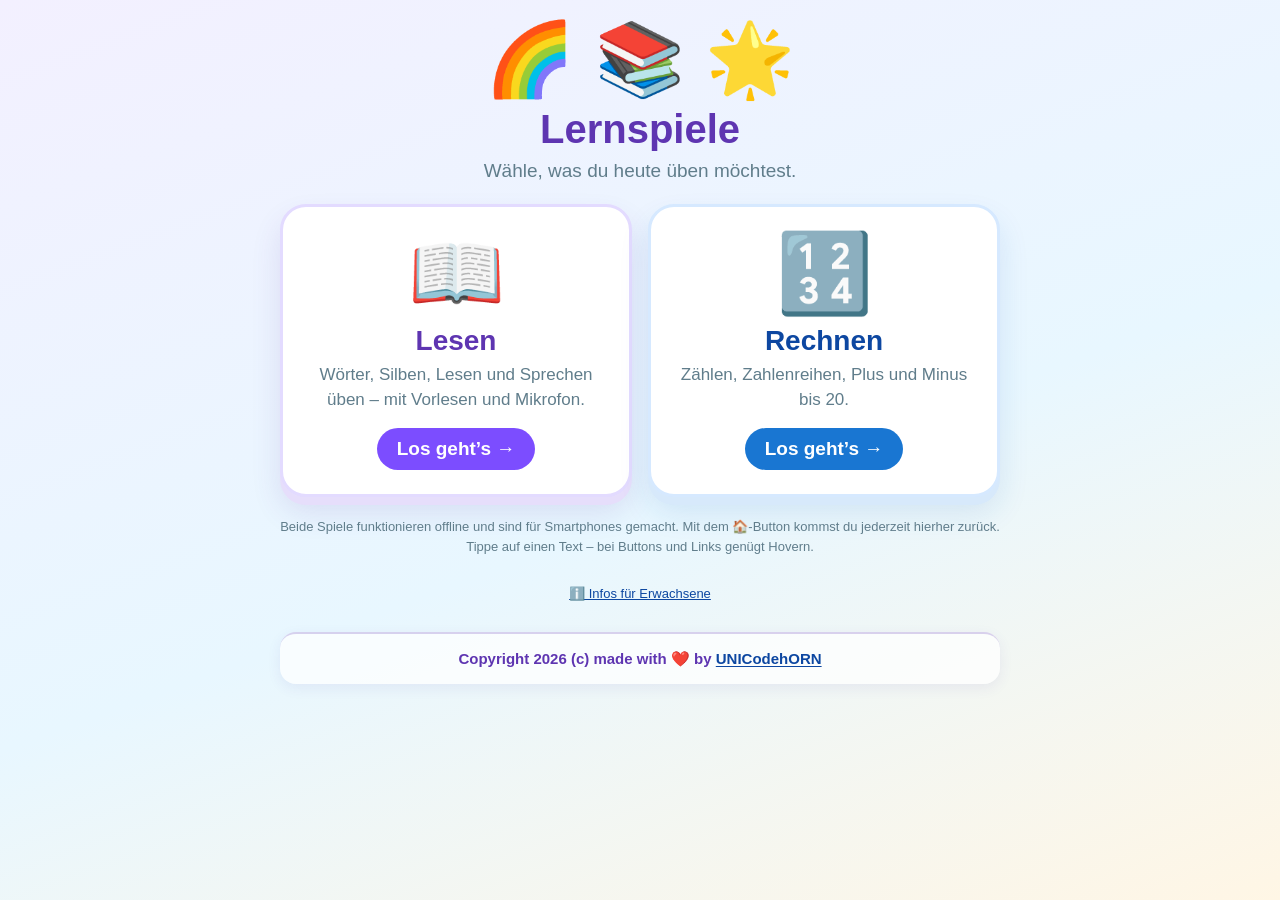
<file: index.html>
<!DOCTYPE html>
<html lang="de">
<head>
  <meta charset="utf-8">
  <meta name="viewport" content="width=device-width, initial-scale=1, viewport-fit=cover">
  <meta name="theme-color" content="#5e35b1">
  <link rel="icon" href="data:,">
  <title>Lernspiele – Hauptmenü</title>
  <link rel="stylesheet" href="shared/speak.css">
  <link rel="stylesheet" href="shared/readme.css">
  <link rel="stylesheet" href="shared/footer.css">
  <style>
    :root {
      --purple: #7c4dff;
      --purple-dark: #5e35b1;
      --blue: #1976d2;
      --blue-dark: #0d47a1;
      --ink: #263238;
      --muted: #607d8b;
    }
    * { box-sizing: border-box; }
    body {
      margin: 0;
      min-height: 100vh;
      padding: calc(20px + env(safe-area-inset-top)) 16px calc(24px + env(safe-area-inset-bottom));
      font-family: "Segoe UI", Roboto, "Helvetica Neue", Arial, sans-serif;
      color: var(--ink);
      background: linear-gradient(160deg, #f3f0ff 0%, #e8f7ff 55%, #fff6e5 100%);
      background-attachment: fixed;
      -webkit-tap-highlight-color: transparent;
    }
    #app { width: 100%; max-width: 720px; margin: 0 auto; }
    .hero { text-align: center; margin-bottom: 22px; }
    .hero-emoji { font-size: clamp(48px, 13vw, 72px); line-height: 1.1; }
    h1 { font-size: clamp(28px, 7vw, 40px); margin: 8px 0; color: var(--purple-dark); }
    .hero p { font-size: clamp(15px, 4vw, 19px); color: var(--muted); margin: 0; }
    .menu-grid { display: grid; grid-template-columns: 1fr; gap: 16px; }
    @media (min-width: 560px) { .menu-grid { grid-template-columns: repeat(2, minmax(0, 1fr)); } }
    .menu-card {
      display: flex;
      flex-direction: column;
      align-items: center;
      text-align: center;
      min-height: 230px;
      padding: 24px 18px;
      border-radius: 26px;
      text-decoration: none;
      color: var(--ink);
      background: #fff;
      border: 3px solid #e3dbff;
      box-shadow: 0 8px 0 #e6defb, 0 16px 30px rgba(80, 50, 160, 0.12);
      transition: transform 0.08s, box-shadow 0.08s;
      touch-action: manipulation;
    }
    .menu-card.rechnen { border-color: #d6e9ff; box-shadow: 0 8px 0 #d7e9fb, 0 16px 30px rgba(25, 100, 180, 0.12); }
    .menu-card:active { transform: translateY(4px); box-shadow: 0 4px 0 #e6defb; }
    .menu-card.rechnen:active { box-shadow: 0 4px 0 #d7e9fb; }
    .menu-icon { font-size: clamp(56px, 14vw, 78px); line-height: 1.1; }
    .menu-card h2 { font-size: clamp(22px, 5.5vw, 28px); margin: 8px 0 6px; color: var(--purple-dark); }
    .menu-card.rechnen h2 { color: var(--blue-dark); }
    .menu-card p { font-size: clamp(14px, 3.8vw, 17px); line-height: 1.45; color: var(--muted); margin: 0 0 16px; }
    .start {
      margin-top: auto;
      padding: 10px 20px;
      border-radius: 999px;
      background: var(--purple);
      color: #fff;
      font-weight: 800;
      font-size: clamp(16px, 4vw, 19px);
    }
    .rechnen .start { background: var(--blue); }
    .small-print { text-align: center; font-size: 13px; color: var(--muted); margin-top: 20px; line-height: 1.5; }
    .adult-btn { display: inline-block; margin-top: 10px; padding: 0; border: 0; background: none; color: var(--blue-dark); font-size: 13px; text-decoration: underline; cursor: pointer; }
  </style>
</head>
<body onload="AppBootstrap.startMenu()">
  <main id="app">
    <header class="hero">
      <div class="hero-emoji" aria-hidden="true">🌈 📚 🌟</div>
      <h1>Lernspiele</h1>
      <p>Wähle, was du heute üben möchtest.</p>
    </header>

    <nav class="menu-grid" aria-label="Spiele auswählen">
      <a class="menu-card lesen" href="lesen/index.html">
        <span class="menu-icon" aria-hidden="true">📖</span>
        <h2>Lesen</h2>
        <p id="lesenDesc">Wörter, Silben, Lesen und Sprechen üben – mit Vorlesen und Mikrofon.</p>
        <span class="start">Los geht’s →</span>
      </a>
      <a class="menu-card rechnen" href="rechnen/index.html">
        <span class="menu-icon" aria-hidden="true">🔢</span>
        <h2>Rechnen</h2>
        <p>Zählen, Zahlenreihen, Plus und Minus bis 20.</p>
        <span class="start">Los geht’s →</span>
      </a>
    </nav>

    <p class="small-print">Beide Spiele funktionieren offline und sind für Smartphones gemacht. Mit dem 🏠-Button kommst du jederzeit hierher zurück. Tippe auf einen Text – bei Buttons und Links genügt Hovern.</p>
    <div class="small-print" data-no-read><button id="readmeBtn" class="adult-btn" type="button">ℹ️ Infos für Erwachsene</button></div>
  </main>

  <div id="readmeOverlay" class="readme-overlay hidden" data-no-read role="dialog" aria-modal="true" aria-label="Informationen für Erwachsene">
    <div class="readme-panel">
      <header class="readme-header">
        <h2>Infos für Erwachsene</h2>
        <button id="readmeClose" class="readme-close" type="button">Schließen ✖️</button>
      </header>
      <article id="readmeContent" class="readme-content"></article>
    </div>
  </div>

  <script src="shared/speak.js" data-root="."></script>
  <script src="shared/footer.js"></script>
  <script src="shared/markdown.js"></script>
  <script src="shared/readme.js" data-root="."></script>
  <script src="shared/app.js" data-root="."></script>
</body>
</html>
</file>
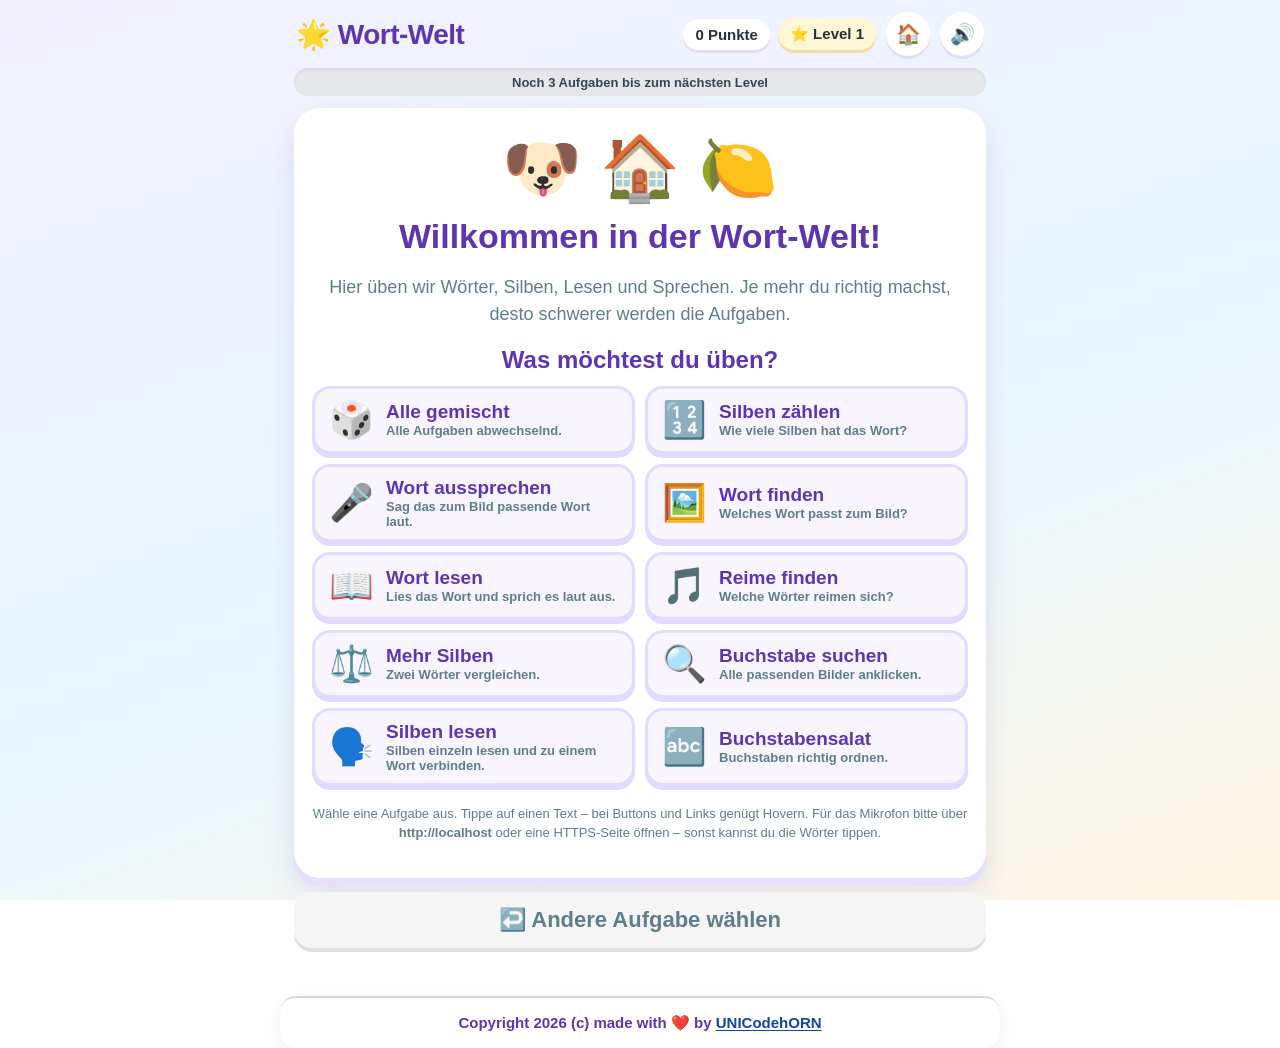
<file: lesen/index.html>
<!DOCTYPE html>
<html lang="de">
<head>
  <meta charset="utf-8">
  <meta name="viewport" content="width=device-width, initial-scale=1, viewport-fit=cover">
  <meta name="theme-color" content="#7c4dff">
  <link rel="icon" href="data:,">
  <title>Wort-Welt – Lesen und Sprechen üben</title>
  <link rel="stylesheet" href="../shared/module.css">
  <link rel="stylesheet" href="../shared/speak.css">
  <link rel="stylesheet" href="../shared/footer.css">
  <link rel="stylesheet" href="style.css">
  <script src="../shared/speak.js" data-root=".."></script>
  <script src="../shared/app.js" data-root=".."></script>
  <script src="../shared/footer.js"></script>
  <script src="../shared/audio.js"></script>
  <script src="words.js"></script>
  <script src="logic.js"></script>
  <script src="game.js"></script>
</head>
<body onload="AppBootstrap.startModule('lesen', startScreenInit)">

<div id="app">
  <header class="topbar">
    <div class="brand"><span>🌟</span> Wort-Welt</div>
    <div class="stats">
      <div class="stat"><span id="pts">0</span> Punkte</div>
      <div class="stat" id="levelBadge">Level 1</div>
    </div>
    <a id="homeBtn" class="icon-btn home-btn" href="../index.html" title="Zum Hauptmenü" aria-label="Zum Hauptmenü">🏠</a>
    <button id="soundToggle" class="icon-btn" type="button" title="Ton an/aus" aria-label="Ton an oder aus">🔊</button>
  </header>

  <div class="progress-container" aria-label="Fortschritt">
    <div id="progressBar" class="progress-fill"></div>
    <div id="progressText" class="progress-text">Noch 3 Aufgaben bis zum nächsten Level</div>
  </div>

  <section id="startScreen" class="screen start-screen">
    <div class="start-card">
      <div class="start-emoji">🐶 🏠 🍋</div>
      <h1>Willkommen in der Wort-Welt!</h1>
      <p>Hier üben wir Wörter, Silben, Lesen und Sprechen. Je mehr du richtig machst, desto schwerer werden die Aufgaben.</p>
      <h2>Was möchtest du üben?</h2>
      <div id="typeGrid" class="type-grid"></div>
      <p class="small-print" id="startHint">Wähle eine Aufgabe aus. Tippe auf einen Text – bei Buttons und Links genügt Hovern. Für das Mikrofon bitte über <b>http://localhost</b> oder eine HTTPS-Seite öffnen – sonst kannst du die Wörter tippen.</p>
    </div>
  </section>

  <main id="gameScreen" class="screen hidden">
    <div class="card" id="taskCard">
      <div id="taskPrompt" class="prompt"></div>
      <button id="readTaskBtn" class="read-task-btn" type="button">🔊 Aufgabe vorlesen</button>
      <div id="taskVisual" class="visual"></div>
      <div id="taskControls" class="controls"></div>
      <div id="heardText" class="heard-text" aria-live="polite"></div>
      <div id="taskHint" class="hint"></div>
      <button id="skipBtn" class="btn btn-ghost skip-btn hidden" type="button">⏭️ Aufgabe überspringen</button>
    </div>
  </main>

  <button id="changeTypeBtn" class="btn btn-ghost change-type" type="button">↩️ Andere Aufgabe wählen</button>
</div>

<div id="toast" class="toast" role="status" aria-live="polite">
  <div id="toastIcon" class="toast-icon">🎉</div>
  <div class="toast-text"><b id="toastTitle"></b><span id="toastMsg"></span></div>
</div>
<div id="emojiToast" class="emoji-toast"></div>
<div id="failToast" class="emoji-toast fail"></div>
<div id="firework" class="firework">🎆🎇✨</div>
<div id="confetti" class="confetti"></div>

<div id="micOverlay" class="overlay hidden" role="dialog" aria-modal="true" aria-label="Wort sprechen">
  <div class="overlay-card">
    <div id="micIcon" class="mic-icon">🎤</div>
    <div id="micStatus" class="mic-status">Ich höre zu … Sag das Wort laut!</div>
    <div id="micHeard" class="mic-heard"></div>
    <div class="mic-actions">
      <button id="micRetry" class="btn" type="button">Nochmal 🎤</button>
      <button id="micCancel" class="btn btn-ghost" type="button">Später</button>
      <button id="micSkip" class="btn btn-ghost skip-btn hidden" type="button">⏭️ Überspringen</button>
    </div>
    <details id="micFallback">
      <summary>Mikrofon geht nicht? Wort eintippen</summary>
      <form id="micForm" class="mic-form">
        <input id="micText" type="text" autocomplete="off" autocapitalize="off" spellcheck="false" placeholder="Wort hier eintippen" aria-label="Wort tippen">
        <button class="btn" type="submit">Prüfen ✅</button>
      </form>
    </details>
  </div>
</div>

</body>
</html>
</file>
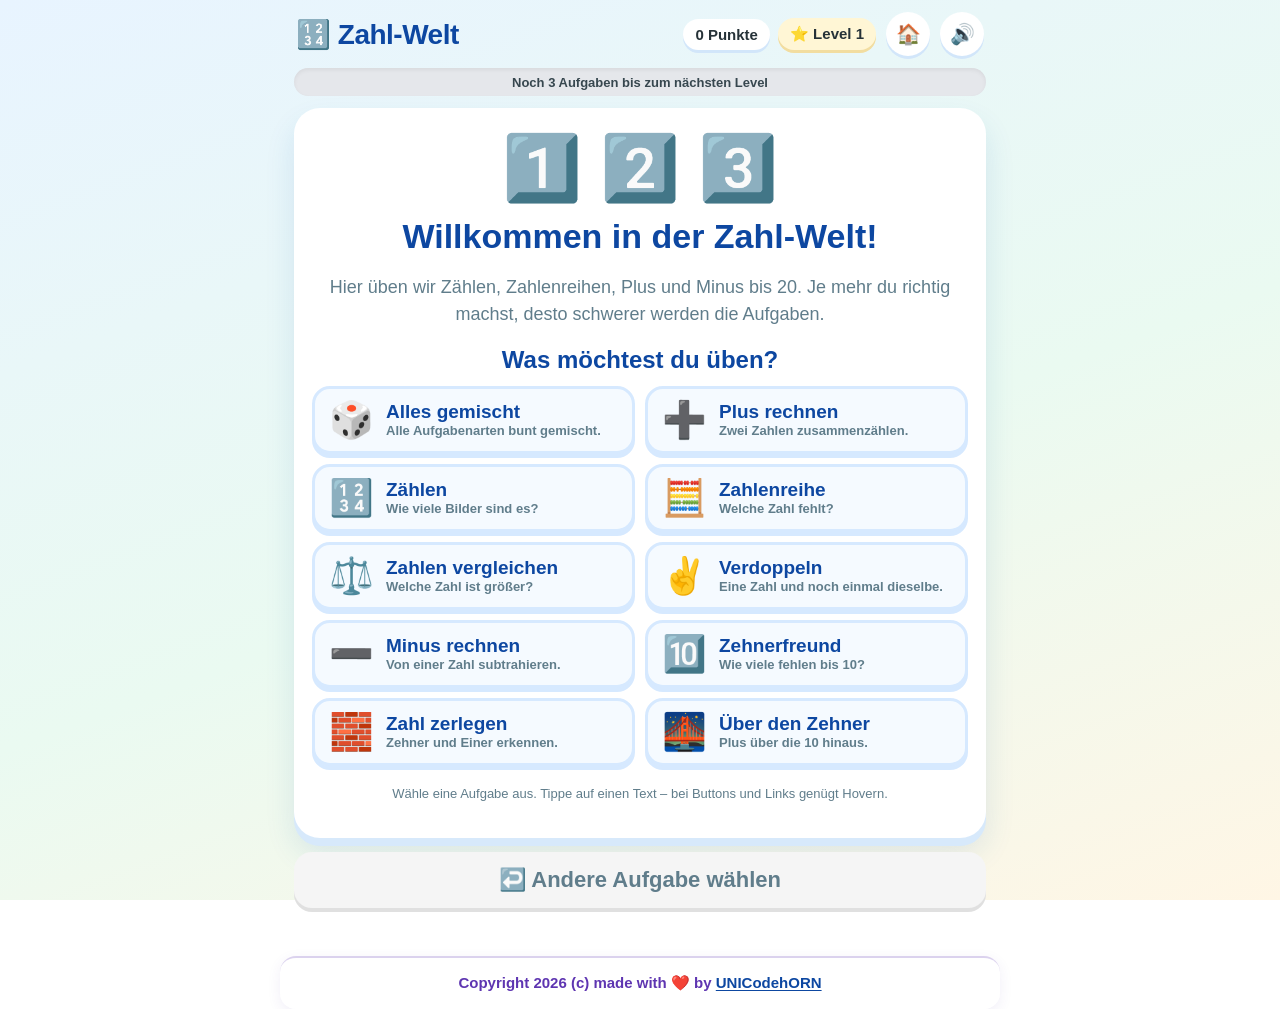
<file: rechnen/index.html>
<!DOCTYPE html>
<html lang="de">
<head>
  <meta charset="utf-8">
  <meta name="viewport" content="width=device-width, initial-scale=1, viewport-fit=cover">
  <meta name="theme-color" content="#1976d2">
  <link rel="icon" href="data:,">
  <title>Zahl-Welt – Rechnen üben</title>
  <link rel="stylesheet" href="../shared/module.css">
  <link rel="stylesheet" href="../shared/speak.css">
  <link rel="stylesheet" href="../shared/footer.css">
  <link rel="stylesheet" href="style.css">
  <script src="../shared/speak.js" data-root=".."></script>
  <script src="../shared/app.js" data-root=".."></script>
  <script src="../shared/footer.js"></script>
  <script src="../shared/audio.js"></script>
  <script src="numbers.js"></script>
  <script src="logic.js"></script>
  <script src="animations.js"></script>
  <script src="game.js"></script>
</head>
<body onload="AppBootstrap.startModule('rechnen', startScreenInit)">

<div id="app">
  <header class="topbar">
    <div class="brand"><span>🔢</span> Zahl-Welt</div>
    <div class="stats">
      <div class="stat"><span id="pts">0</span> Punkte</div>
      <div class="stat" id="levelBadge">⭐ Level 1</div>
    </div>
    <a id="homeBtn" class="icon-btn home-btn" href="../index.html" title="Zum Hauptmenü" aria-label="Zum Hauptmenü">🏠</a>
    <button id="soundToggle" class="icon-btn" type="button" title="Ton an/aus" aria-label="Ton an oder aus">🔊</button>
  </header>

  <div class="progress-container" aria-label="Fortschritt">
    <div id="progressBar" class="progress-fill"></div>
    <div id="progressText" class="progress-text">Noch 3 Aufgaben bis zum nächsten Level</div>
  </div>

  <section id="startScreen" class="screen start-screen">
    <div class="start-card">
      <div class="start-emoji">1️⃣ 2️⃣ 3️⃣</div>
      <h1>Willkommen in der Zahl-Welt!</h1>
      <p>Hier üben wir Zählen, Zahlenreihen, Plus und Minus bis 20. Je mehr du richtig machst, desto schwerer werden die Aufgaben.</p>
      <h2>Was möchtest du üben?</h2>
      <div id="typeGrid" class="type-grid"></div>
      <p class="small-print">Wähle eine Aufgabe aus. Tippe auf einen Text – bei Buttons und Links genügt Hovern.</p>
    </div>
  </section>

  <main id="gameScreen" class="screen hidden">
    <div class="card" id="taskCard">
      <div id="taskPrompt" class="prompt"></div>
      <button id="readTaskBtn" class="read-task-btn" type="button">🔊 Aufgabe vorlesen</button>
      <div id="taskVisual" class="visual"></div>
      <div id="numberLine" class="number-line hidden" aria-hidden="true"></div>
      <div id="taskControls" class="controls"></div>
      <div id="taskHint" class="hint"></div>
    </div>
  </main>

  <button id="changeTypeBtn" class="btn btn-ghost change-type" type="button">↩️ Andere Aufgabe wählen</button>
</div>

<div id="toast" class="toast" role="status" aria-live="polite">
  <div id="toastIcon" class="toast-icon">🎉</div>
  <div class="toast-text"><b id="toastTitle"></b><span id="toastMsg"></span></div>
</div>
<div id="emojiToast" class="emoji-toast"></div>
<div id="failToast" class="emoji-toast fail"></div>
<div id="firework" class="firework">🎆🎇✨</div>
<div id="confetti" class="confetti"></div>

</body>
</html>
</file>
<file: shared/speak.css>
/* Texte sind antippenbar; ein dezenter Hinweis genügt. */
:where(h1, h2, h3, p, summary,
       .brand, .stat, .progress-text, .small-print,
       .prompt, .hint, .type-name, .type-desc,
       .word-label, .big-word, .heard-text,
       .mic-status, .mic-heard, .toast-text,
       .syllable-tile, .letter-slot, .start):hover {
  cursor: help;
  text-decoration: underline dotted rgba(94, 53, 177, 0.45);
  text-underline-offset: 3px;
}

[data-no-read]:hover {
  cursor: auto;
  text-decoration: none;
}
</file>
<file: shared/readme.css>
.readme-overlay {
  position: fixed;
  inset: 0;
  z-index: 2000;
  display: flex;
  align-items: center;
  justify-content: center;
  padding: 16px;
  background: rgba(20, 20, 40, 0.55);
}

.readme-overlay.hidden {
  display: none;
}

.readme-panel {
  display: flex;
  flex-direction: column;
  width: min(760px, 100%);
  max-height: min(90vh, 900px);
  overflow: hidden;
  border-radius: 22px;
  background: #fff;
  box-shadow: 0 24px 60px rgba(0, 0, 0, 0.28);
}

.readme-header {
  display: flex;
  align-items: center;
  justify-content: space-between;
  gap: 12px;
  padding: 14px 18px;
  border-bottom: 1px solid #e3dbff;
  background: #f5f1ff;
}

.readme-header h2 {
  margin: 0;
  font-size: clamp(18px, 4.5vw, 22px);
  color: #5e35b1;
}

.readme-close {
  flex: 0 0 auto;
  padding: 8px 14px;
  border: 0;
  border-radius: 999px;
  background: #7c4dff;
  color: #fff;
  font-weight: 800;
  cursor: pointer;
}

.readme-content {
  overflow: auto;
  padding: 16px 20px 28px;
  color: #263238;
  font-size: 15px;
  line-height: 1.55;
  -webkit-overflow-scrolling: touch;
}

.readme-content h1,
.readme-content h2,
.readme-content h3 {
  color: #5e35b1;
  line-height: 1.25;
}

.readme-content h1 { font-size: 26px; margin: 4px 0 12px; }
.readme-content h2 { font-size: 21px; margin: 24px 0 10px; }
.readme-content h3 { font-size: 17px; margin: 18px 0 8px; }

.readme-content p { margin: 10px 0; }

.readme-content ul,
.readme-content ol {
  margin: 10px 0;
  padding-left: 22px;
}

.readme-content li { margin: 5px 0; }

.readme-content a { color: #0d47a1; }

.readme-content code {
  padding: 1px 5px;
  border-radius: 5px;
  background: #eef1f5;
  font-size: 0.92em;
}

.readme-content pre {
  overflow-x: auto;
  padding: 12px;
  border-radius: 12px;
  background: #263238;
  color: #eceff1;
}

.readme-content pre code {
  padding: 0;
  background: transparent;
  color: inherit;
}

.readme-content table {
  width: 100%;
  border-collapse: collapse;
  margin: 12px 0;
  font-size: 14px;
}

.readme-content th,
.readme-content td {
  padding: 7px 9px;
  border: 1px solid #dfe4e8;
  text-align: left;
  vertical-align: top;
}

.readme-content th { background: #f5f1ff; }

.readme-content hr {
  margin: 22px 0;
  border: 0;
  border-top: 1px solid #dfe4e8;
}
</file>
<file: shared/footer.css>
/* Gemeinsamer Footer auf allen Seiten der App. */
.app-footer {
  width: min(720px, 100%);
  margin: 28px auto 0;
  padding: 14px 12px calc(14px + env(safe-area-inset-bottom));
  border-top: 2px solid rgba(94, 53, 177, 0.22);
  border-radius: 16px;
  background: rgba(255, 255, 255, 0.72);
  color: #5e35b1;
  text-align: center;
  font-size: clamp(13px, 3.4vw, 15px);
  font-weight: 700;
  line-height: 1.5;
  box-shadow: 0 4px 14px rgba(80, 50, 160, 0.08);
}

.app-footer a {
  color: #0d47a1;
  font-weight: 800;
  text-decoration: underline;
  text-underline-offset: 2px;
}

.app-footer a:hover,
.app-footer a:focus-visible {
  color: #7c4dff;
}
</file>
<file: shared/module.css>
/* Gemeinsame Styles für die beiden Module (Lesen und Rechnen). */

/* Link vom Modul zurück zum Hauptmenü; die Größe kommt von .icon-btn. */
.home-btn {
  display: inline-flex;
  align-items: center;
  justify-content: center;
  flex: 0 0 auto;
  text-decoration: none;
}
</file>
<file: lesen/style.css>
:root {
  --purple: #7c4dff;
  --purple-dark: #5e35b1;
  --green: #22b573;
  --red: #ef5350;
  --yellow: #ffca28;
  --ink: #263238;
  --muted: #607d8b;
  --card: #ffffff;
  --bg: #f3f0ff;
}

* { box-sizing: border-box; }

html, body {
  margin: 0;
  padding: 0;
  min-height: 100%;
}

body {
  font-family: "Segoe UI", Roboto, "Helvetica Neue", Arial, sans-serif;
  color: var(--ink);
  background: linear-gradient(160deg, #f3f0ff 0%, #e8f7ff 55%, #fff6e5 100%);
  background-attachment: fixed;
  -webkit-tap-highlight-color: transparent;
  overscroll-behavior-y: none;
}

.hidden { display: none !important; }

#app {
  width: 100%;
  max-width: 720px;
  margin: 0 auto;
  padding: 0 14px calc(20px + env(safe-area-inset-bottom));
}

/* ---------- Kopfzeile ---------- */
.topbar {
  display: flex;
  align-items: center;
  gap: 10px;
  padding: calc(12px + env(safe-area-inset-top)) 2px 8px;
}

.brand {
  font-size: clamp(20px, 5vw, 28px);
  font-weight: 900;
  color: var(--purple-dark);
  white-space: nowrap;
  letter-spacing: -0.5px;
}

.stats {
  margin-left: auto;
  display: flex;
  gap: 8px;
  align-items: center;
}

.stat {
  background: #fff;
  border-radius: 999px;
  padding: 7px 12px;
  font-size: clamp(12px, 3.2vw, 15px);
  font-weight: 800;
  box-shadow: 0 3px 0 #e3dcf7;
  white-space: nowrap;
}

#levelBadge { background: #fff6d5; box-shadow: 0 3px 0 #f2dda0; }

.icon-btn {
  flex: 0 0 auto;
  width: 44px;
  height: 44px;
  border: 0;
  border-radius: 50%;
  background: #fff;
  font-size: 20px;
  box-shadow: 0 3px 0 #e3dcf7;
  cursor: pointer;
}

/* Auf kleinen Displays dürfen Kopfzeile und Statistik umbrechen. */
@media (max-width: 520px) {
  .topbar { flex-wrap: wrap; gap: 8px; }
  .stats { margin-left: 0; width: 100%; }
}

/* ---------- Fortschritt ---------- */
.progress-container {
  position: relative;
  width: 100%;
  height: 28px;
  background: #e5e7eb;
  border-radius: 999px;
  overflow: hidden;
  margin: 4px 0 12px;
  box-shadow: inset 0 2px 4px rgba(0, 0, 0, 0.06);
}

.progress-fill {
  height: 100%;
  width: 0%;
  background: linear-gradient(90deg, #22b573, #7ed957);
  border-radius: 999px;
  transition: width 0.35s ease-in-out;
}

.progress-text {
  position: absolute;
  inset: 0;
  display: flex;
  align-items: center;
  justify-content: center;
  font-size: 13px;
  font-weight: 800;
  color: #37474f;
  pointer-events: none;
}

/* ---------- Startbildschirm ---------- */
.start-screen { display: flex; align-items: flex-start; justify-content: center; }

.start-card, .card {
  width: 100%;
  background: var(--card);
  border-radius: 26px;
  padding: 22px 18px;
  box-shadow: 0 8px 0 #e6defb, 0 16px 30px rgba(80, 50, 160, 0.12);
}

.start-card { text-align: center; }
.start-emoji { font-size: clamp(42px, 12vw, 64px); line-height: 1.2; }
.start-card h1 { font-size: clamp(24px, 6.5vw, 34px); margin: 10px 0; color: var(--purple-dark); }
.start-card p { font-size: clamp(15px, 4vw, 18px); line-height: 1.5; color: var(--muted); }
.start-list { list-style: none; padding: 0; margin: 18px 0; text-align: left; }
.start-list li { font-size: 17px; font-weight: 700; padding: 6px 0; }
.small-print { font-size: 13px !important; margin-top: 18px; }
.start-card h2 { font-size: clamp(19px, 5vw, 24px); color: var(--purple-dark); margin: 18px 0 8px; }

.type-grid { display: grid; grid-template-columns: 1fr; gap: 10px; margin: 12px 0; }
@media (min-width: 560px) { .type-grid { grid-template-columns: repeat(2, minmax(0, 1fr)); } }
.type-btn {
  display: flex;
  align-items: center;
  gap: 12px;
  width: 100%;
  min-height: 66px;
  padding: 10px 14px;
  border: 3px solid #e3dbff;
  border-radius: 18px;
  background: #f8f5ff;
  text-align: left;
  cursor: pointer;
  box-shadow: 0 4px 0 #e3dbff;
  touch-action: manipulation;
}
.type-btn:active { transform: translateY(3px); box-shadow: 0 1px 0 #e3dbff; }
.type-icon { font-size: clamp(28px, 7vw, 36px); flex: 0 0 auto; }
.type-text { display: flex; flex-direction: column; min-width: 0; }
.type-name { font-size: clamp(16px, 4.2vw, 19px); font-weight: 900; color: var(--purple-dark); }
.type-desc { font-size: 13px; font-weight: 600; color: var(--muted); }

.read-task-btn {
  align-self: center;
  min-height: 48px;
  padding: 8px 16px;
  margin-bottom: 4px;
  border: 2px solid #ffd54f;
  border-radius: 999px;
  background: #fff8e1;
  color: #795548;
  font-size: clamp(15px, 4vw, 18px);
  font-weight: 800;
  cursor: pointer;
  box-shadow: 0 3px 0 #f0d267;
  touch-action: manipulation;
}
.read-task-btn:active { transform: translateY(2px); box-shadow: 0 1px 0 #f0d267; }

.change-type { width: 100%; margin-top: 14px; font-size: 17px; min-height: 50px; }

.picture { display: inline-flex; align-items: center; justify-content: center; }
.picture.big-art { width: clamp(90px, 26vw, 150px); height: clamp(90px, 26vw, 150px); font-size: clamp(78px, 24vw, 130px); line-height: 1; }
.picture.opt-art { width: clamp(36px, 9vw, 54px); height: clamp(36px, 9vw, 54px); font-size: clamp(32px, 8vw, 48px); line-height: 1; }
.picture.pair-art { width: clamp(74px, 19vw, 105px); height: clamp(74px, 19vw, 105px); font-size: clamp(60px, 17vw, 90px); line-height: 1; }
.picture svg { width: 100%; height: 100%; display: block; }

.syllable-chain {
  display: flex;
  flex-wrap: wrap;
  justify-content: center;
  align-items: center;
  gap: 8px;
  max-width: 100%;
}
.syllable-tile {
  padding: 10px 16px;
  border-radius: 16px;
  background: #ede7ff;
  color: var(--purple-dark);
  font-size: clamp(26px, 7vw, 42px);
  font-weight: 900;
  box-shadow: 0 3px 0 #d5c8ff;
}
.syllable-tile.current { background: #fff3c4; box-shadow: 0 0 0 4px #ffca28, 0 3px 0 #e0a800; }
.syllable-tile.done { background: #d9f6e8; color: #1b7a4b; box-shadow: 0 3px 0 #a8e6ca; }

.letter-slots {
  width: 100%;
  display: flex;
  flex-wrap: wrap;
  justify-content: center;
  gap: 6px;
  min-height: 56px;
}
.letter-slot {
  width: clamp(36px, 9vw, 52px);
  height: clamp(48px, 12vw, 60px);
  display: flex;
  align-items: center;
  justify-content: center;
  border-radius: 12px;
  border: 3px dashed #d5c8ff;
  background: #faf8ff;
  color: #b39ddb;
  font-size: clamp(24px, 6vw, 34px);
  font-weight: 900;
}
.letter-slot.filled {
  border: 3px solid var(--green);
  border-style: solid;
  background: #d9f6e8;
  color: #1b7a4b;
}
.letter-tiles {
  width: 100%;
  display: flex;
  flex-wrap: wrap;
  justify-content: center;
  gap: 8px;
  margin: 10px 0;
}
.letter-tile {
  width: clamp(54px, 14vw, 72px);
  height: clamp(54px, 14vw, 72px);
  border: 0;
  border-radius: 16px;
  background: #ede7ff;
  color: var(--purple-dark);
  font-size: clamp(26px, 7vw, 36px);
  font-weight: 900;
  cursor: pointer;
  box-shadow: 0 4px 0 #d5c8ff;
  touch-action: manipulation;
}
.letter-tile:active { transform: translateY(3px); box-shadow: 0 1px 0 #d5c8ff; }
.letter-tile.used { background: #d9f6e8; color: #1b7a4b; box-shadow: 0 4px 0 #a8e6ca; opacity: 0.6; }
.letter-tile.wrong { background: #ffe3e3; box-shadow: 0 4px 0 #ef9a9a; }

/* ---------- Aufgabenkarte ---------- */
.card { min-height: 56vh; display: flex; flex-direction: column; }

.prompt {
  font-size: clamp(21px, 5.5vw, 30px);
  font-weight: 900;
  text-align: center;
  line-height: 1.25;
  color: var(--purple-dark);
  margin-bottom: 8px;
}

.visual {
  display: flex;
  flex-direction: column;
  align-items: center;
  justify-content: center;
  gap: 8px;
  min-height: 130px;
  padding: 8px 0;
  flex: 1 1 auto;
}

.big-emoji { font-size: clamp(78px, 24vw, 130px); line-height: 1.1; }
.big-word {
  font-size: clamp(48px, 14vw, 88px);
  font-weight: 900;
  color: var(--ink);
  text-align: center;
  line-height: 1.1;
  word-break: break-word;
}
.word-label { font-size: clamp(15px, 4vw, 20px); color: var(--muted); font-weight: 700; }

.syllable-row { display: flex; flex-wrap: wrap; justify-content: center; gap: 6px; }
.syllable-row span {
  background: #ede7ff;
  color: var(--purple-dark);
  font-size: clamp(20px, 5vw, 30px);
  font-weight: 900;
  padding: 4px 12px;
  border-radius: 12px;
}
.syllable-row span + span::before { content: "·"; margin-right: 12px; color: #b39ddb; }

.controls {
  width: 100%;
  margin-top: 12px;
  display: flex;
  flex-wrap: wrap;
  justify-content: center;
  gap: 10px;
}

.btn {
  min-height: 56px;
  padding: 10px 18px;
  border: 0;
  border-radius: 18px;
  background: #ede7ff;
  color: var(--purple-dark);
  font-size: clamp(18px, 4.5vw, 22px);
  font-weight: 800;
  cursor: pointer;
  box-shadow: 0 4px 0 #d5c8ff;
  transition: transform 0.08s, box-shadow 0.08s;
  touch-action: manipulation;
}
.btn:active { transform: translateY(3px); box-shadow: 0 1px 0 #d5c8ff; }
.btn-main {
  background: var(--purple);
  color: #fff;
  box-shadow: 0 5px 0 var(--purple-dark);
  font-size: clamp(20px, 5vw, 26px);
  padding: 14px 34px;
}
.btn-main:active { box-shadow: 0 1px 0 var(--purple-dark); }
.btn-ghost { background: #f5f5f5; color: var(--muted); box-shadow: 0 4px 0 #e0e0e0; }
.btn-mic { background: var(--green); color: #fff; box-shadow: 0 5px 0 #14885a; font-size: clamp(21px, 5.5vw, 28px); }
.btn-mic:active { box-shadow: 0 1px 0 #14885a; }
.btn-speak { background: var(--yellow); color: #6d4c00; box-shadow: 0 4px 0 #e0a800; }
.btn-ok { background: var(--purple); color: #fff; box-shadow: 0 5px 0 var(--purple-dark); }
.skip-btn { background: #fff3e0; color: #8a4b00; box-shadow: 0 4px 0 #ffcc80; }
.card > .skip-btn { display: block; margin: 12px auto 0; }

.number-btn {
  width: clamp(64px, 17vw, 84px);
  min-height: 72px;
  font-size: clamp(30px, 8vw, 42px);
  border-radius: 20px;
}

.option-grid {
  width: 100%;
  display: grid;
  grid-template-columns: repeat(2, minmax(0, 1fr));
  gap: 12px;
}
.option-grid.three { grid-template-columns: 1fr; }
@media (min-width: 560px) {
  .option-grid.three { grid-template-columns: repeat(3, minmax(0, 1fr)); }
}

.option {
  min-height: 74px;
  display: flex;
  flex-direction: column;
  align-items: center;
  justify-content: center;
  gap: 2px;
  background: #f5f2ff;
  border: 3px solid #e3dbff;
  border-radius: 20px;
  font-size: clamp(22px, 5.5vw, 30px);
  font-weight: 900;
  color: var(--purple-dark);
  cursor: pointer;
  box-shadow: 0 4px 0 #e3dbff;
  touch-action: manipulation;
}
.option .opt-emoji { font-size: clamp(32px, 8vw, 48px); }
.option.selected { background: #fff4cf; border-color: var(--yellow); box-shadow: 0 4px 0 #f0d267; transform: scale(1.02); }
.option.correct { background: #d9f6e8; border-color: var(--green); }
.option.wrong { background: #ffe3e3; border-color: var(--red); }
.pair-grid { width: 100%; display: grid; grid-template-columns: 1fr 1fr; gap: 12px; }
.pair-grid .option { min-height: 150px; }
.pair-grid .option .opt-emoji { font-size: clamp(60px, 17vw, 90px); }

.hint {
  min-height: 24px;
  text-align: center;
  margin-top: 12px;
  font-size: clamp(14px, 3.6vw, 17px);
  color: var(--muted);
  font-weight: 600;
}

.heard-text {
  width: 100%;
  margin-top: 10px;
  padding: 8px 12px;
  border: 2px solid #ffd54f;
  border-radius: 14px;
  background: #fff8e1;
  color: #795548;
  font-size: clamp(14px, 3.8vw, 17px);
  font-weight: 800;
  text-align: center;
  overflow-wrap: anywhere;
}
.heard-text:empty { display: none; }

/* ---------- Toast & Effekte ---------- */
.toast {
  position: fixed;
  top: 12px;
  left: 50%;
  z-index: 1200;
  display: flex;
  align-items: center;
  gap: 10px;
  min-width: min(320px, 92vw);
  max-width: 92vw;
  padding: 12px 16px;
  border-radius: 18px;
  background: #fff;
  border-left: 8px solid var(--green);
  box-shadow: 0 10px 30px rgba(0, 0, 0, 0.18);
  opacity: 0;
  transform: translate(-50%, -140%);
  transition: transform 0.35s cubic-bezier(0.2, 1.4, 0.4, 1), opacity 0.25s;
  pointer-events: none;
}
.toast.error { border-left-color: var(--red); }
.toast.show { opacity: 1; transform: translate(-50%, 0); }
.toast-icon { font-size: 28px; }
.toast-text { display: flex; flex-direction: column; font-size: 15px; }
.toast-text span { color: var(--muted); font-size: 13px; }

.emoji-toast {
  position: fixed;
  bottom: calc(24px + env(safe-area-inset-bottom));
  left: 50%;
  z-index: 1100;
  font-size: 80px;
  opacity: 0;
  pointer-events: none;
  transform: translateX(-50%) scale(1);
  transition: opacity 0.3s, transform 0.3s;
}
.emoji-toast.show { opacity: 1; transform: translateX(-50%) scale(1.3); }
.emoji-toast.fail { font-size: 64px; }

.firework {
  position: fixed;
  top: 32%;
  left: 50%;
  z-index: 1300;
  font-size: clamp(64px, 18vw, 110px);
  opacity: 0;
  pointer-events: none;
  transform: translateX(-50%);
}
.firework.show { animation: pop 1.4s ease forwards; }
@keyframes pop {
  0% { transform: translateX(-50%) scale(0.5); opacity: 0; }
  45% { transform: translateX(-50%) scale(1.2); opacity: 1; }
  100% { transform: translateX(-50%) scale(1); opacity: 0; }
}

.confetti { position: fixed; inset: 0; z-index: 1050; pointer-events: none; overflow: hidden; }
.confetti-piece {
  position: absolute;
  top: -20px;
  width: 9px;
  height: 9px;
  border-radius: 2px;
  animation: fall 1.4s linear forwards;
}
.confetti-piece.c1 { background: #f44336; }
.confetti-piece.c2 { background: #4caf50; }
.confetti-piece.c3 { background: #2196f3; }
.confetti-piece.c4 { background: #ffeb3b; }
.confetti-piece.c5 { background: #ff9800; }
@keyframes fall {
  0% { transform: translateY(0) rotate(0deg); opacity: 1; }
  100% { transform: translateY(105vh) rotate(720deg); opacity: 0; }
}

/* ---------- Mikrofon-Dialog ---------- */
.overlay {
  position: fixed;
  inset: 0;
  z-index: 1400;
  display: flex;
  align-items: center;
  justify-content: center;
  padding: 18px;
  background: rgba(25, 15, 55, 0.62);
}
.overlay-card {
  width: min(420px, 100%);
  background: #fff;
  border-radius: 26px;
  padding: 24px 20px;
  text-align: center;
  box-shadow: 0 20px 50px rgba(0, 0, 0, 0.3);
}
.mic-icon { font-size: 76px; animation: pulse 1.2s ease-in-out infinite; }
@keyframes pulse {
  0%, 100% { transform: scale(1); }
  50% { transform: scale(1.15); }
}
.mic-status { font-size: clamp(18px, 4.5vw, 22px); font-weight: 800; margin: 8px 0; }
.mic-heard { min-height: 28px; font-size: 20px; color: var(--purple-dark); font-weight: 800; }
.mic-actions { display: flex; justify-content: center; gap: 10px; margin: 14px 0 10px; }
.mic-form { display: flex; gap: 8px; margin-top: 10px; }
.mic-form input {
  flex: 1;
  min-width: 0;
  min-height: 54px;
  border: 2px solid #d5c8ff;
  border-radius: 14px;
  padding: 0 12px;
  font-size: 19px;
  font-weight: 700;
}
details { text-align: left; font-size: 14px; color: var(--muted); }
summary { cursor: pointer; padding: 8px 0; font-weight: 700; }

@media (prefers-reduced-motion: reduce) {
  *, *::before, *::after { animation-duration: 0.01ms !important; transition-duration: 0.01ms !important; }
}
</file>
<file: rechnen/style.css>
:root {
  --blue: #1976d2;
  --blue-dark: #0d47a1;
  --green: #22b573;
  --orange: #f57c00;
  --red: #ef5350;
  --yellow: #ffca28;
  --ink: #263238;
  --muted: #607d8b;
  --card: #ffffff;
  --bg: #e8f4ff;
}

* { box-sizing: border-box; }

html, body {
  margin: 0;
  padding: 0;
  min-height: 100%;
}

body {
  font-family: "Segoe UI", Roboto, "Helvetica Neue", Arial, sans-serif;
  color: var(--ink);
  background: linear-gradient(160deg, #e8f4ff 0%, #eafaf1 55%, #fff6e5 100%);
  background-attachment: fixed;
  -webkit-tap-highlight-color: transparent;
  overscroll-behavior-y: none;
}

.hidden { display: none !important; }

#app {
  width: 100%;
  max-width: 720px;
  margin: 0 auto;
  padding: 0 14px calc(20px + env(safe-area-inset-bottom));
}

/* ---------- Kopfzeile ---------- */
.topbar {
  display: flex;
  align-items: center;
  gap: 10px;
  padding: calc(12px + env(safe-area-inset-top)) 2px 8px;
}

.brand {
  font-size: clamp(20px, 5vw, 28px);
  font-weight: 900;
  color: var(--blue-dark);
  white-space: nowrap;
  letter-spacing: -0.5px;
}

.stats {
  margin-left: auto;
  display: flex;
  gap: 8px;
  align-items: center;
}

.stat {
  background: #fff;
  border-radius: 999px;
  padding: 7px 12px;
  font-size: clamp(12px, 3.2vw, 15px);
  font-weight: 800;
  box-shadow: 0 3px 0 #d2e6fa;
  white-space: nowrap;
}

#levelBadge { background: #fff6d5; box-shadow: 0 3px 0 #f2dda0; }

.icon-btn {
  flex: 0 0 auto;
  width: 44px;
  height: 44px;
  border: 0;
  border-radius: 50%;
  background: #fff;
  font-size: 20px;
  box-shadow: 0 3px 0 #d2e6fa;
  cursor: pointer;
}

/* Auf kleinen Displays dürfen Kopfzeile und Statistik umbrechen. */
@media (max-width: 520px) {
  .topbar { flex-wrap: wrap; gap: 8px; }
  .stats { margin-left: 0; width: 100%; }
}

/* ---------- Fortschritt ---------- */
.progress-container {
  position: relative;
  width: 100%;
  height: 28px;
  background: #e5e7eb;
  border-radius: 999px;
  overflow: hidden;
  margin: 4px 0 12px;
  box-shadow: inset 0 2px 4px rgba(0, 0, 0, 0.06);
}

.progress-fill {
  height: 100%;
  width: 0%;
  background: linear-gradient(90deg, #22b573, #7ed957);
  border-radius: 999px;
  transition: width 0.35s ease-in-out;
}

.progress-text {
  position: absolute;
  inset: 0;
  display: flex;
  align-items: center;
  justify-content: center;
  font-size: 13px;
  font-weight: 800;
  color: #37474f;
  pointer-events: none;
}

/* ---------- Startbildschirm ---------- */
.start-screen { display: flex; align-items: flex-start; justify-content: center; }

.start-card, .card {
  width: 100%;
  background: var(--card);
  border-radius: 26px;
  padding: 22px 18px;
  box-shadow: 0 8px 0 #d7e9fb, 0 16px 30px rgba(25, 100, 180, 0.12);
}

.start-card { text-align: center; }
.start-emoji { font-size: clamp(42px, 12vw, 64px); line-height: 1.2; }
.start-card h1 { font-size: clamp(24px, 6.5vw, 34px); margin: 10px 0; color: var(--blue-dark); }
.start-card p { font-size: clamp(15px, 4vw, 18px); line-height: 1.5; color: var(--muted); }
.small-print { font-size: 13px !important; margin-top: 18px; }
.start-card h2 { font-size: clamp(19px, 5vw, 24px); color: var(--blue-dark); margin: 18px 0 8px; }

.type-grid { display: grid; grid-template-columns: 1fr; gap: 10px; margin: 12px 0; }
@media (min-width: 560px) { .type-grid { grid-template-columns: repeat(2, minmax(0, 1fr)); } }
.type-btn {
  display: flex;
  align-items: center;
  gap: 12px;
  width: 100%;
  min-height: 66px;
  padding: 10px 14px;
  border: 3px solid #d6e9ff;
  border-radius: 18px;
  background: #f5faff;
  text-align: left;
  cursor: pointer;
  box-shadow: 0 4px 0 #d6e9ff;
  touch-action: manipulation;
}
.type-btn:active { transform: translateY(3px); box-shadow: 0 1px 0 #d6e9ff; }
.type-icon { font-size: clamp(28px, 7vw, 36px); flex: 0 0 auto; }
.type-text { display: flex; flex-direction: column; min-width: 0; }
.type-name { font-size: clamp(16px, 4.2vw, 19px); font-weight: 900; color: var(--blue-dark); }
.type-desc { font-size: 13px; font-weight: 600; color: var(--muted); }

.read-task-btn {
  align-self: center;
  min-height: 48px;
  padding: 8px 16px;
  margin-bottom: 4px;
  border: 2px solid #ffd54f;
  border-radius: 999px;
  background: #fff8e1;
  color: #795548;
  font-size: clamp(15px, 4vw, 18px);
  font-weight: 800;
  cursor: pointer;
  box-shadow: 0 3px 0 #f0d267;
  touch-action: manipulation;
}
.read-task-btn:active { transform: translateY(2px); box-shadow: 0 1px 0 #f0d267; }

.change-type { width: 100%; margin-top: 14px; font-size: 17px; min-height: 50px; }

/* ---------- Aufgabenkarte ---------- */
.card { min-height: 56vh; display: flex; flex-direction: column; }

.prompt {
  font-size: clamp(21px, 5.5vw, 30px);
  font-weight: 900;
  text-align: center;
  line-height: 1.25;
  color: var(--blue-dark);
  margin-bottom: 8px;
}

.visual {
  display: flex;
  flex-direction: column;
  align-items: center;
  justify-content: center;
  gap: 6px;
  min-height: 130px;
  padding: 6px 0;
  flex: 1 1 auto;
}

.big-emoji { font-size: clamp(64px, 18vw, 100px); line-height: 1.1; }

.equation {
  display: flex;
  flex-wrap: wrap;
  align-items: center;
  justify-content: center;
  gap: clamp(4px, 2vw, 14px);
  width: 100%;
}

.operand {
  font-size: clamp(40px, 11vw, 72px);
  font-weight: 900;
  line-height: 1.1;
  color: var(--blue-dark);
}
.operand.first { color: #1b9e5a; }
.operand.second { color: var(--orange); }

.operator {
  font-size: clamp(32px, 9vw, 58px);
  font-weight: 800;
  color: var(--muted);
}

.answer-input {
  width: clamp(74px, 20vw, 110px);
  height: clamp(74px, 20vw, 100px);
  border: 4px solid var(--blue);
  border-radius: 18px;
  background: #fff;
  color: var(--blue-dark);
  font-family: inherit;
  font-size: clamp(36px, 11vw, 64px);
  font-weight: 900;
  text-align: center;
  box-shadow: 0 4px 0 #bbdefb;
}
.answer-input:focus {
  outline: none;
  border-color: var(--yellow);
  box-shadow: 0 0 0 4px #fff3c4;
}

.dot-row {
  font-size: clamp(24px, 6vw, 38px);
  letter-spacing: 2px;
  line-height: 1.15;
}

/* Zahlenreihe – like im alten Spiel, nur moderner gestaltet */
.number-line {
  display: flex;
  align-items: flex-end;
  width: 100%;
  overflow-x: auto;
  border-top: 5px solid #78909c;
  border-radius: 14px;
  padding-top: 22px;
  background: #f2faff;
  user-select: none;
  margin-top: 4px;
}
.number-line .tick {
  flex: 0 0 clamp(48px, 13vw, 64px);
  text-align: center;
  position: relative;
  padding: 8px 0;
  font-size: clamp(22px, 6vw, 32px);
  font-weight: 900;
  color: #37474f;
  border-radius: 10px;
  transition: background-color 0.3s, color 0.3s, transform 0.3s;
}
.number-line .tick::before {
  content: "";
  position: absolute;
  top: -19px;
  left: 50%;
  transform: translateX(-50%);
  width: 4px;
  height: 18px;
  background: #78909c;
  border-radius: 2px;
}
.number-line .tick:nth-child(odd) { background: #dcefff; color: #1a4e8a; }
.number-line .tick:nth-child(even) { background: #e5f7ee; color: #1b7a4b; }
.number-line .tick.highlight1 {
  background: var(--green); color: #fff; transform: scale(1.18);
  box-shadow: 0 0 10px rgba(34, 181, 115, 0.6);
}
.number-line .tick.highlight2 {
  background: var(--orange); color: #fff; transform: scale(1.18);
  box-shadow: 0 0 10px rgba(245, 124, 0, 0.6);
}
.number-line .tick.highlightSuccess {
  background: #7b1fa2 !important; color: #fff !important;
  transform: scale(1.3) !important;
  box-shadow: 0 0 14px rgba(123, 31, 162, 0.7) !important;
}

.sequence-row {
  display: flex;
  flex-wrap: wrap;
  justify-content: center;
  align-items: center;
  gap: 8px;
  width: 100%;
}
.seq-cell {
  display: flex;
  align-items: center;
  justify-content: center;
  min-width: clamp(48px, 12vw, 68px);
  min-height: clamp(60px, 15vw, 80px);
  padding: 4px;
  border-radius: 16px;
  background: #eaf3ff;
  color: var(--blue-dark);
  font-size: clamp(30px, 8vw, 48px);
  font-weight: 900;
  box-shadow: 0 3px 0 #d6e9ff;
}
.seq-gap { background: transparent; box-shadow: none; }
.seq-gap .answer-input { width: clamp(66px, 17vw, 92px); height: clamp(66px, 17vw, 92px); }

.count-cloud {
  display: flex;
  flex-wrap: wrap;
  justify-content: center;
  align-items: center;
  gap: clamp(4px, 1.5vw, 10px);
  width: 100%;
  max-height: 34vh;
  overflow-y: auto;
  padding: 8px;
  background: #f7fbff;
  border-radius: 20px;
}
.count-pic { font-size: clamp(28px, 8vw, 48px); line-height: 1; }

/* ---------- Bedienelemente ---------- */
.controls {
  width: 100%;
  margin-top: 12px;
  display: flex;
  flex-wrap: wrap;
  justify-content: center;
  gap: 10px;
}

.btn {
  min-height: 56px;
  padding: 10px 18px;
  border: 0;
  border-radius: 18px;
  background: #e8f1ff;
  color: var(--blue-dark);
  font-family: inherit;
  font-size: clamp(18px, 4.5vw, 22px);
  font-weight: 800;
  cursor: pointer;
  box-shadow: 0 4px 0 #cfe3fa;
  transition: transform 0.08s, box-shadow 0.08s;
  touch-action: manipulation;
}
.btn:active { transform: translateY(3px); box-shadow: 0 1px 0 #cfe3fa; }
.btn-main {
  background: var(--blue);
  color: #fff;
  box-shadow: 0 5px 0 var(--blue-dark);
  font-size: clamp(20px, 5vw, 26px);
  padding: 14px 34px;
}
.btn-main:active { box-shadow: 0 1px 0 var(--blue-dark); }
.btn-ghost { background: #f5f5f5; color: var(--muted); box-shadow: 0 4px 0 #e0e0e0; }

.option-grid {
  width: 100%;
  display: grid;
  grid-template-columns: repeat(2, minmax(0, 1fr));
  gap: 12px;
}
@media (min-width: 560px) {
  .option-grid.four { grid-template-columns: repeat(4, minmax(0, 1fr)); }
}
.option {
  min-height: 78px;
  display: flex;
  align-items: center;
  justify-content: center;
  background: #f5faff;
  border: 3px solid #d6e9ff;
  border-radius: 20px;
  font-family: inherit;
  font-size: clamp(26px, 7vw, 38px);
  font-weight: 900;
  color: var(--blue-dark);
  cursor: pointer;
  box-shadow: 0 4px 0 #d6e9ff;
  touch-action: manipulation;
}
.option:active { transform: translateY(3px); box-shadow: 0 1px 0 #d6e9ff; }
.option.selected { background: #fff4cf; border-color: var(--yellow); box-shadow: 0 4px 0 #f0d267; transform: scale(1.02); }

.compare-grid { width: 100%; display: grid; grid-template-columns: 1fr 1fr; gap: 14px; }
.compare-card {
  min-height: 130px;
  border: 4px solid #d6e9ff;
  border-radius: 24px;
  background: #f5faff;
  color: var(--blue-dark);
  font-family: inherit;
  font-size: clamp(54px, 16vw, 96px);
  font-weight: 900;
  cursor: pointer;
  box-shadow: 0 5px 0 #d6e9ff;
  touch-action: manipulation;
}
.compare-card:active { transform: translateY(3px); box-shadow: 0 2px 0 #d6e9ff; }
.compare-card.selected { background: #fff4cf; border-color: var(--yellow); box-shadow: 0 5px 0 #f0d267; }

.hint {
  min-height: 24px;
  text-align: center;
  margin-top: 12px;
  font-size: clamp(14px, 3.6vw, 17px);
  color: var(--muted);
  font-weight: 600;
}

/* ---------- Toast & Effekte ---------- */
.toast {
  position: fixed;
  top: 12px;
  left: 50%;
  z-index: 1200;
  display: flex;
  align-items: center;
  gap: 10px;
  min-width: min(320px, 92vw);
  max-width: 92vw;
  padding: 12px 16px;
  border-radius: 18px;
  background: #fff;
  border-left: 8px solid var(--green);
  box-shadow: 0 10px 30px rgba(0, 0, 0, 0.18);
  opacity: 0;
  transform: translate(-50%, -140%);
  transition: transform 0.35s cubic-bezier(0.2, 1.4, 0.4, 1), opacity 0.25s;
  pointer-events: none;
}
.toast.error { border-left-color: var(--red); }
.toast.show { opacity: 1; transform: translate(-50%, 0); }
.toast-icon { font-size: 28px; }
.toast-text { display: flex; flex-direction: column; font-size: 15px; }
.toast-text span { color: var(--muted); font-size: 13px; }

.emoji-toast {
  position: fixed;
  bottom: calc(24px + env(safe-area-inset-bottom));
  left: 50%;
  z-index: 1100;
  font-size: 80px;
  opacity: 0;
  pointer-events: none;
  transform: translateX(-50%) scale(1);
  transition: opacity 0.3s, transform 0.3s;
}
.emoji-toast.show { opacity: 1; transform: translateX(-50%) scale(1.3); }
.emoji-toast.fail { font-size: 64px; }

.firework {
  position: fixed;
  top: 32%;
  left: 50%;
  z-index: 1300;
  font-size: clamp(64px, 18vw, 110px);
  opacity: 0;
  pointer-events: none;
  transform: translateX(-50%);
}
.firework.show { animation: pop 1.4s ease forwards; }
@keyframes pop {
  0% { transform: translateX(-50%) scale(0.5); opacity: 0; }
  45% { transform: translateX(-50%) scale(1.2); opacity: 1; }
  100% { transform: translateX(-50%) scale(1); opacity: 0; }
}

.confetti { position: fixed; inset: 0; z-index: 1050; pointer-events: none; overflow: hidden; }
.confetti-piece {
  position: absolute;
  top: -20px;
  width: 9px;
  height: 9px;
  border-radius: 2px;
  animation: fall 1.4s linear forwards;
}
.confetti-piece.c1 { background: #f44336; }
.confetti-piece.c2 { background: #4caf50; }
.confetti-piece.c3 { background: #2196f3; }
.confetti-piece.c4 { background: #ffeb3b; }
.confetti-piece.c5 { background: #ff9800; }
@keyframes fall {
  0% { transform: translateY(0) rotate(0deg); opacity: 1; }
  100% { transform: translateY(105vh) rotate(720deg); opacity: 0; }
}

@media (prefers-reduced-motion: reduce) {
  *, *::before, *::after { animation-duration: 0.01ms !important; transition-duration: 0.01ms !important; }
}
</file>
